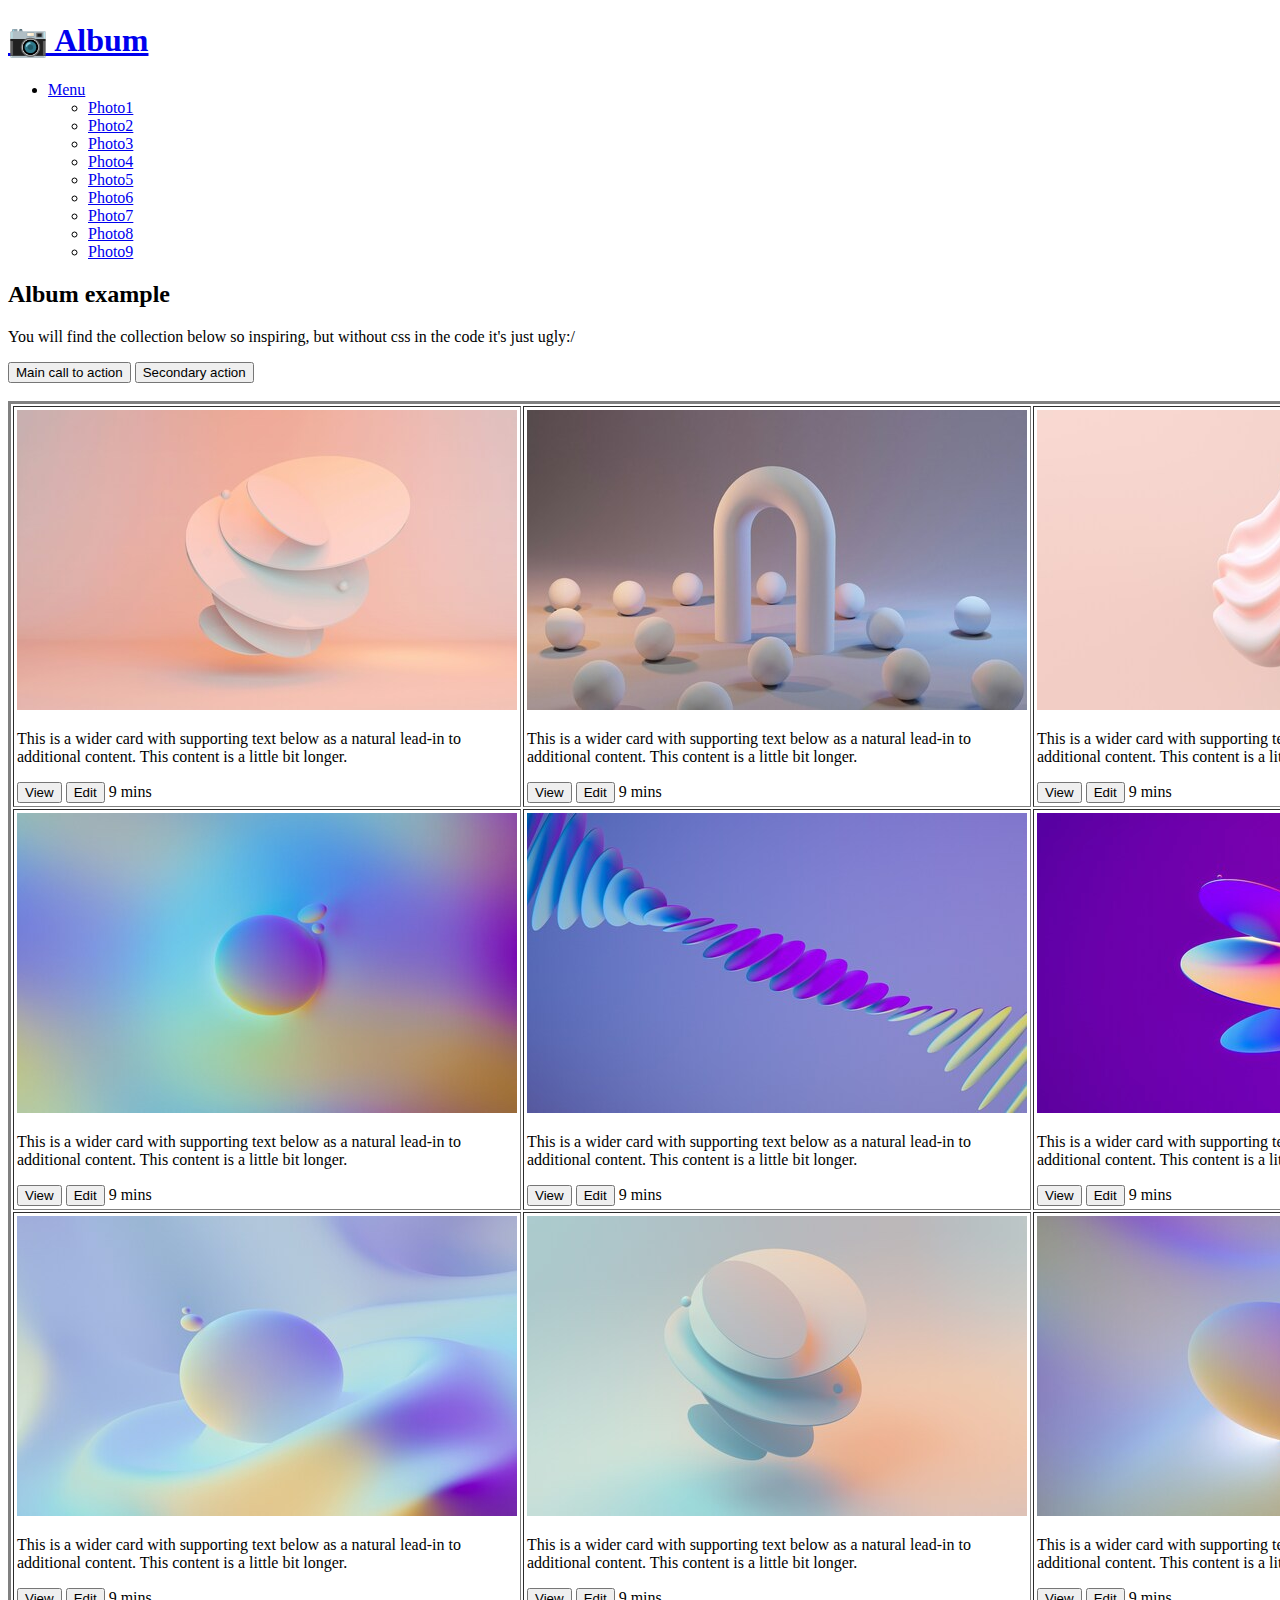
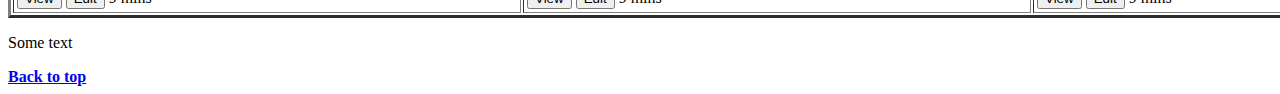
<file: hw1/index.html>
<!DOCTYPE html>
<html lang="en">
<head>
    <meta charset="UTF-8">
    <meta name="viewport" content="width=device-width, initial-scale=1.0">
    <meta name="author" content="Sabina Onut">
    <title>Album Page</title>
    <link href="img/icon.png" rel="icon">
</head>
<body>
    
    <!-- header -->
    <header id="header">
        <div>
            <a href="index.html">
                <h1>📷 Album</h1>
            </a>
            <nav id="navbar">
                <ul>
                <li><a href="#"><span>Menu</span></a>
                    <ul>
                    <li><a href="#img1">Photo1</a></li>
                    <li><a href="#img2">Photo2</a></li>
                    <li><a href="#img3">Photo3</a></li>
                    <li><a href="#img4">Photo4</a></li>
                    <li><a href="#img5">Photo5</a></li>
                    <li><a href="#img6">Photo6</a></li>
                    <li><a href="#img7">Photo7</a></li>
                    <li><a href="#img8">Photo8</a></li>
                    <li><a href="#img9">Photo9</a></li>
                    </ul>
                </li>
                </ul>
            </nav>
        </div>
    </header>
    <!-- end header -->

    <!-- hero section -->
    <section id="hero">
        <div>
            <h2>Album example</h2>
            <p>You will find the collection below so inspiring, but without css in the code it's just ugly:/</p>
            <button type="button">Main call to action</button>
            <button type="button">Secondary action</button>
        </div>
    </section>
    <!-- end hero section -->
    <br>
    <!-- album section -->
    <section id="album">
        <table style="width: 80%;" border="3" cellpadding="3">
            <tr>
                <td id="img1">
                    <img src="img/img1.jpg" alt="">
                    <p>This is a wider card with supporting text below as a natural lead-in to additional content. This content is a little bit longer.</p>
                    <div>
                        <button type="button">View</button>
                        <button type="button">Edit</button>
                        <time>9 mins</time>
                    </div>
                </td>
                <td id="img2">
                    <img src="img/img2.jpg" alt="">
                    <p>This is a wider card with supporting text below as a natural lead-in to additional content. This content is a little bit longer.</p>
                    <button type="button">View</button>
                    <button type="button">Edit</button>
                    <time>9 mins</time>
                </td>
                <td id="img3">
                    <img src="img/img3.jpg" alt="">
                    <p>This is a wider card with supporting text below as a natural lead-in to additional content. This content is a little bit longer.</p>
                    <button type="button">View</button>
                    <button type="button">Edit</button>
                    <time>9 mins</time>
                </td>
            </tr>
            <tr>
                <td id="img4">
                    <img src="img/img4.jpg" alt="">
                    <p>This is a wider card with supporting text below as a natural lead-in to additional content. This content is a little bit longer.</p>
                    <button type="button">View</button>
                    <button type="button">Edit</button>
                    <time>9 mins</time>
                </td>
                <td id="img5">
                    <img src="img/img5.jpg" alt="">
                    <p>This is a wider card with supporting text below as a natural lead-in to additional content. This content is a little bit longer.</p>
                    <button type="button">View</button>
                    <button type="button">Edit</button>
                    <time>9 mins</time>
                </td>
                <td id="img6">
                    <img src="img/img6.jpg" alt="">
                    <p>This is a wider card with supporting text below as a natural lead-in to additional content. This content is a little bit longer.</p>
                    <button type="button">View</button>
                    <button type="button">Edit</button>
                    <time>9 mins</time>
                </td>
            </tr>
            <tr>
                <td id="img7">
                    <img src="img/img7.jpg" alt="">
                    <p>This is a wider card with supporting text below as a natural lead-in to additional content. This content is a little bit longer.</p>
                    <button type="button">View</button>
                    <button type="button">Edit</button>
                    <time>9 mins</time>
                </td>
                <td id="img8">
                    <img src="img/img8.jpg" alt="">
                    <p>This is a wider card with supporting text below as a natural lead-in to additional content. This content is a little bit longer.</p>
                    <button type="button">View</button>
                    <button type="button">Edit</button>
                    <time>9 mins</time>
                </td>
                <td id="img9">
                    <img src="img/img9.jpg" alt="">
                    <p>This is a wider card with supporting text below as a natural lead-in to additional content. This content is a little bit longer.</p>
                    <button type="button">View</button>
                    <button type="button">Edit</button>
                    <time>9 mins</time>
                </td>
            </tr>
        </table>
    </section>
    <!-- end album section -->

    <!-- footer -->
    <section id="footer">
        <div>
            <p>Some text</p>
            <a href="#header"><strong>Back to top</strong></a>
        </div>
    </section>
    <!-- end footer -->

</body>
</html>
</file>
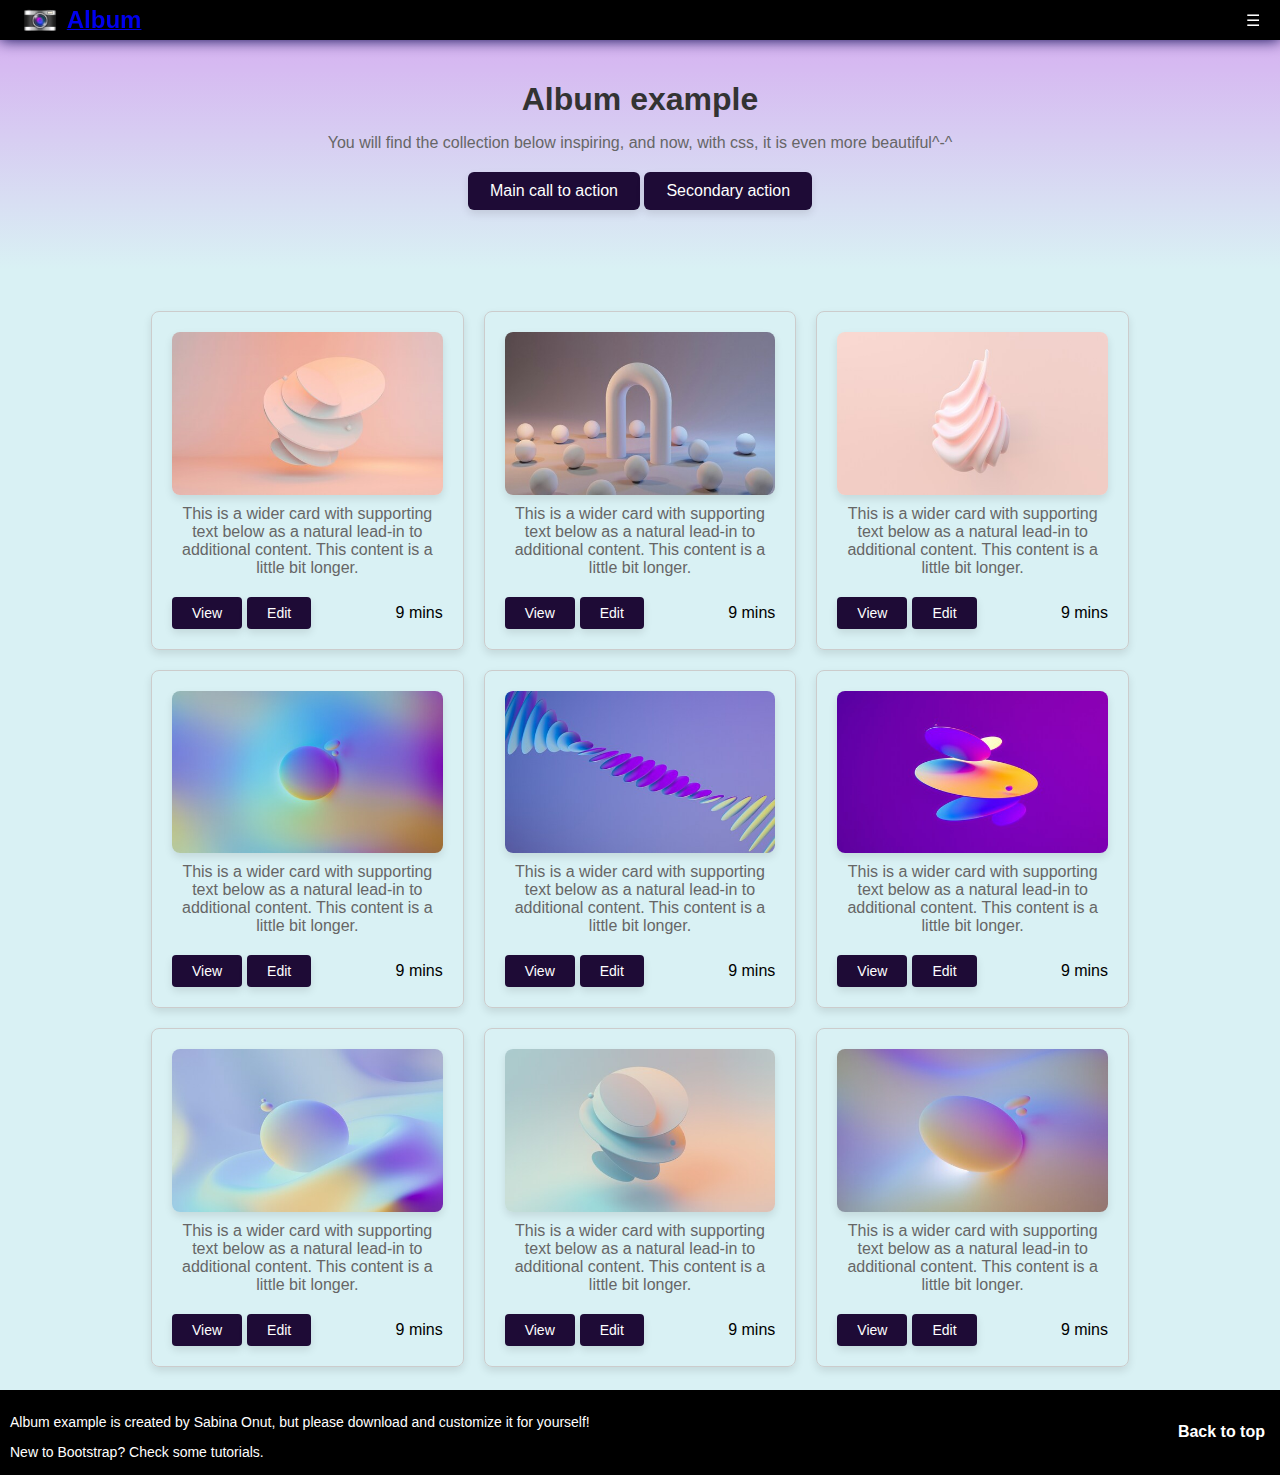
<file: hw2/index.html>
<!DOCTYPE html>
<html lang="en">
<head>
    <meta charset="UTF-8">
    <meta name="viewport" content="width=device-width, initial-scale=1.0">
    <meta name="author" content="Sabina Onut">
    <title>Album Page</title>
    <link href="img/icon.png" rel="icon">
    <link rel="stylesheet" href="mystyle.css">
</head>
<body>
    
    <!-- header -->
    <header id="header">
        <div class="header-content">
            <img src="img/header_icon.png" alt="">
            <a href="index.html">
                <h2>Album</h2>
            </a>
        </div>
        <nav class="navbar" id="navbar">
            <ul>
                <li>
                    <a href="#"><span>☰</span></a>
                    <ul>
                        <li><a href="#img1">Photo1</a></li>
                        <li><a href="#img2">Photo2</a></li>
                        <li><a href="#img3">Photo3</a></li>
                        <li><a href="#img4">Photo4</a></li>
                        <li><a href="#img5">Photo5</a></li>
                        <li><a href="#img6">Photo6</a></li>
                        <li><a href="#img7">Photo7</a></li>
                        <li><a href="#img8">Photo8</a></li>
                        <li><a href="#img9">Photo9</a></li>
                    </ul>
                </li>
            </ul>
        </nav>
    </header>
    <!-- end header -->

    <!-- hero section -->
    <section id="hero">
        <div>
            <h1>Album example</h1>
            <p>You will find the collection below inspiring, and now, with css, it is even more beautiful^-^</p>
            <button type="button">Main call to action</button>
            <button type="button">Secondary action</button>
        </div>
    </section>
    <!-- end hero section -->
    <br>
    <!-- album section -->
    <section id="album">
        <table>
            <tr>
                <td id="img1">
                    <img src="img/img1.jpg" alt="" class="album-image">
                    <p>This is a wider card with supporting text below as a natural lead-in to additional content. This content is a little bit longer.</p>
                    <div class="button-container">
                        <button type="button">View</button>
                        <button type="button">Edit</button>
                        <time>9 mins</time>
                    </div>
                </td>
                <td id="img2">
                    <img src="img/img2.jpg" alt="" class="album-image">
                    <p>This is a wider card with supporting text below as a natural lead-in to additional content. This content is a little bit longer.</p>
                    <div class="button-container">
                        <button type="button">View</button>
                        <button type="button">Edit</button>
                        <time>9 mins</time>
                    </div>
                </td>
                <td id="img3">
                    <img src="img/img3.jpg" alt="" class="album-image">
                    <p>This is a wider card with supporting text below as a natural lead-in to additional content. This content is a little bit longer.</p>
                    <div class="button-container">
                        <button type="button">View</button>
                        <button type="button">Edit</button>
                        <time>9 mins</time>
                    </div>
                </td>
            </tr>
            <tr>
                <td id="img4">
                    <img src="img/img4.jpg" alt="" class="album-image">
                    <p>This is a wider card with supporting text below as a natural lead-in to additional content. This content is a little bit longer.</p>
                    <div class="button-container">
                        <button type="button">View</button>
                        <button type="button">Edit</button>
                        <time>9 mins</time>
                    </div>
                </td>
                <td id="img5">
                    <img src="img/img5.jpg" alt="" class="album-image">
                    <p>This is a wider card with supporting text below as a natural lead-in to additional content. This content is a little bit longer.</p>
                    <div class="button-container">
                        <button type="button">View</button>
                        <button type="button">Edit</button>
                        <time>9 mins</time>
                    </div>
                </td>
                <td id="img6">
                    <img src="img/img6.jpg" alt="" class="album-image">
                    <p>This is a wider card with supporting text below as a natural lead-in to additional content. This content is a little bit longer.</p>
                    <div class="button-container">
                        <button type="button">View</button>
                        <button type="button">Edit</button>
                        <time>9 mins</time>
                    </div>
                </td>
            </tr>
            <tr>
                <td id="img7">
                    <img src="img/img7.jpg" alt="" class="album-image">
                    <p>This is a wider card with supporting text below as a natural lead-in to additional content. This content is a little bit longer.</p>
                    <div class="button-container">
                        <button type="button">View</button>
                        <button type="button">Edit</button>
                        <time>9 mins</time>
                    </div>
                </td>
                <td id="img8">
                    <img src="img/img8.jpg" alt="" class="album-image">
                    <p>This is a wider card with supporting text below as a natural lead-in to additional content. This content is a little bit longer.</p>
                    <div class="button-container">
                        <button type="button">View</button>
                        <button type="button">Edit</button>
                        <time>9 mins</time>
                    </div>
                </td>
                <td id="img9">
                    <img src="img/img9.jpg" alt="" class="album-image">
                    <p>This is a wider card with supporting text below as a natural lead-in to additional content. This content is a little bit longer.</p>
                    <div class="button-container">
                        <button type="button">View</button>
                        <button type="button">Edit</button>
                        <time>9 mins</time>
                    </div>
                </td>
            </tr>
        </table>
    </section>
    <!-- end album section -->

    <!-- footer -->
    <section id="footer">
        <div>
            <p>Album example is created by Sabina Onut, but please download and customize it for yourself!</p>
            <p>New to Bootstrap? Check some tutorials.</p>
        </div>
        <a href="#hero"><strong>Back to top</strong></a>
    </section>
    <!-- end footer -->

</body>
</html>
</file>
<file: hw2/mystyle.css>
/*header*/
header img {
    height: 35px;
    margin-left: 18px;
}

header {
    align-items: center; /*vertical centering*/
    background-color: black;
    box-shadow: 0 0 15px 0 rgb(3, 4, 75);
    position: fixed;
    top: 0;
    left: 0;
    right: 0;
    height: 40px;
    display: flex;
    justify-content: space-between;
}

.header-content a:visited {
    color: white;
    text-decoration: none;
}

.header-content {
    color: white;
    display: flex;
    align-items: center;
}

.header-content img {
    margin-right: 5px;
}

header * {
    display: inline;
}

header li {
    margin: 20px;
}

header li a {
    color: black;
    text-decoration: none;
}

/*header navbar button from right side*/
.navbar ul {
    list-style: none;
    padding: 0;
    margin: 0;
}

.navbar ul ul {
    display: none;
    position: absolute;
    background-color: white;
    border: 1px solid #ccc;
    right: -25px;
}

.navbar ul li {
    position: relative;
}

.navbar ul li a {
    color: white;
}

.navbar ul li:hover > ul {
    display: block;
}

.navbar ul ul li {
    display: block;
}

.navbar ul ul li a {
    display: block;
    padding: 1px;
    text-decoration: none;
    color: #333;
}

.navbar ul ul li a:hover {
    background-color: #f0f0f0;
}

/*body*/
body {
    background-color: #d9f1f4;
    background-size: cover;
    font-family: 'Roboto', sans-serif;
    margin: 0;
    overflow-x: hidden; 
    padding: 0;
}

/*hero section*/
#hero {
    background: linear-gradient(to bottom, #d5a8f0, #d9f1f4);
    /* background-color: #f0f0f0; */
    padding: 60px 0;
    text-align: center;
}

#hero h1 {
    color: #333;
    margin-bottom: 15px;
}

#hero p {
    color: #666;
    margin-bottom: 20px;
}

#hero button {
    background-color: #1e0b36; 
    color: white;
    border: none;
    padding: 10px 22px; 
    font-size: 16px;
    cursor: pointer;
    border-radius: 6px; 
    transition: background-color 0.3s, transform 0.2s; 
    box-shadow: 0 4px 8px rgba(0, 0, 0, 0.1); 
}

#hero button:hover {
    background-color: #7e51b4;
    transform: translateY(-2px); 
}

/*album section*/
.album-image {
    width: 400px;
    height: 250px;
    display: block;
    border-radius: 8px; 
    box-shadow: 0px 4px 8px rgba(0, 0, 0, 0.1); 
}

#album {
    /* padding: 20px 0; */
    text-align: center;
}

#album table {
    /* border-collapse: collapse; */
    border-spacing: 20px; 
    margin: 0 auto;
    padding: 3px;
    width: 80%;
}

#album td {
    padding: 20px;
    border: 1px solid #ccc;
    border-radius: 8px; 
    box-shadow: 0px 4px 8px rgba(0, 0, 0, 0.1); 
    margin: 10px;
}

.album-image {
    width: 100%;
    height: auto;
    display: block;
}

#album p {
    color: #666;
    margin-top: 10px;
    margin-bottom: 20px;
}

#album button {
    background-color: #1e0b36; 
    color: white;
    border: none;
    padding: 8px 20px; 
    font-size: 14px;
    cursor: pointer;
    border-radius: 4px; 
    transition: background-color 0.3s, transform 0.2s; 
    box-shadow: 0 4px 8px rgba(0, 0, 0, 0.1); 
}

#album button:hover {
    background-color: #555;
}

.button-container {
    display: flex;
    justify-content: space-between;
    align-items: center;
}

.button-container button {
    margin-right: 5px;
}

.button-container time {
    margin-left: auto;
}

/*footer*/
#footer {
    background-color: black;
    color: white;
    padding: 10px;
    text-align: center;
    width: 100%;
    display: flex;
    justify-content: space-between;
    align-items: center;
}

#footer div:first-child {
    text-align: left;
}

#footer p {
    margin-bottom: 5px;
    font-size: 14px;
}

#footer a {
    color: white;
    text-decoration: none;
    font-weight: bold;
    margin-right: 25px;
}

#footer a:hover {
    text-decoration: underline;
}
</file>
